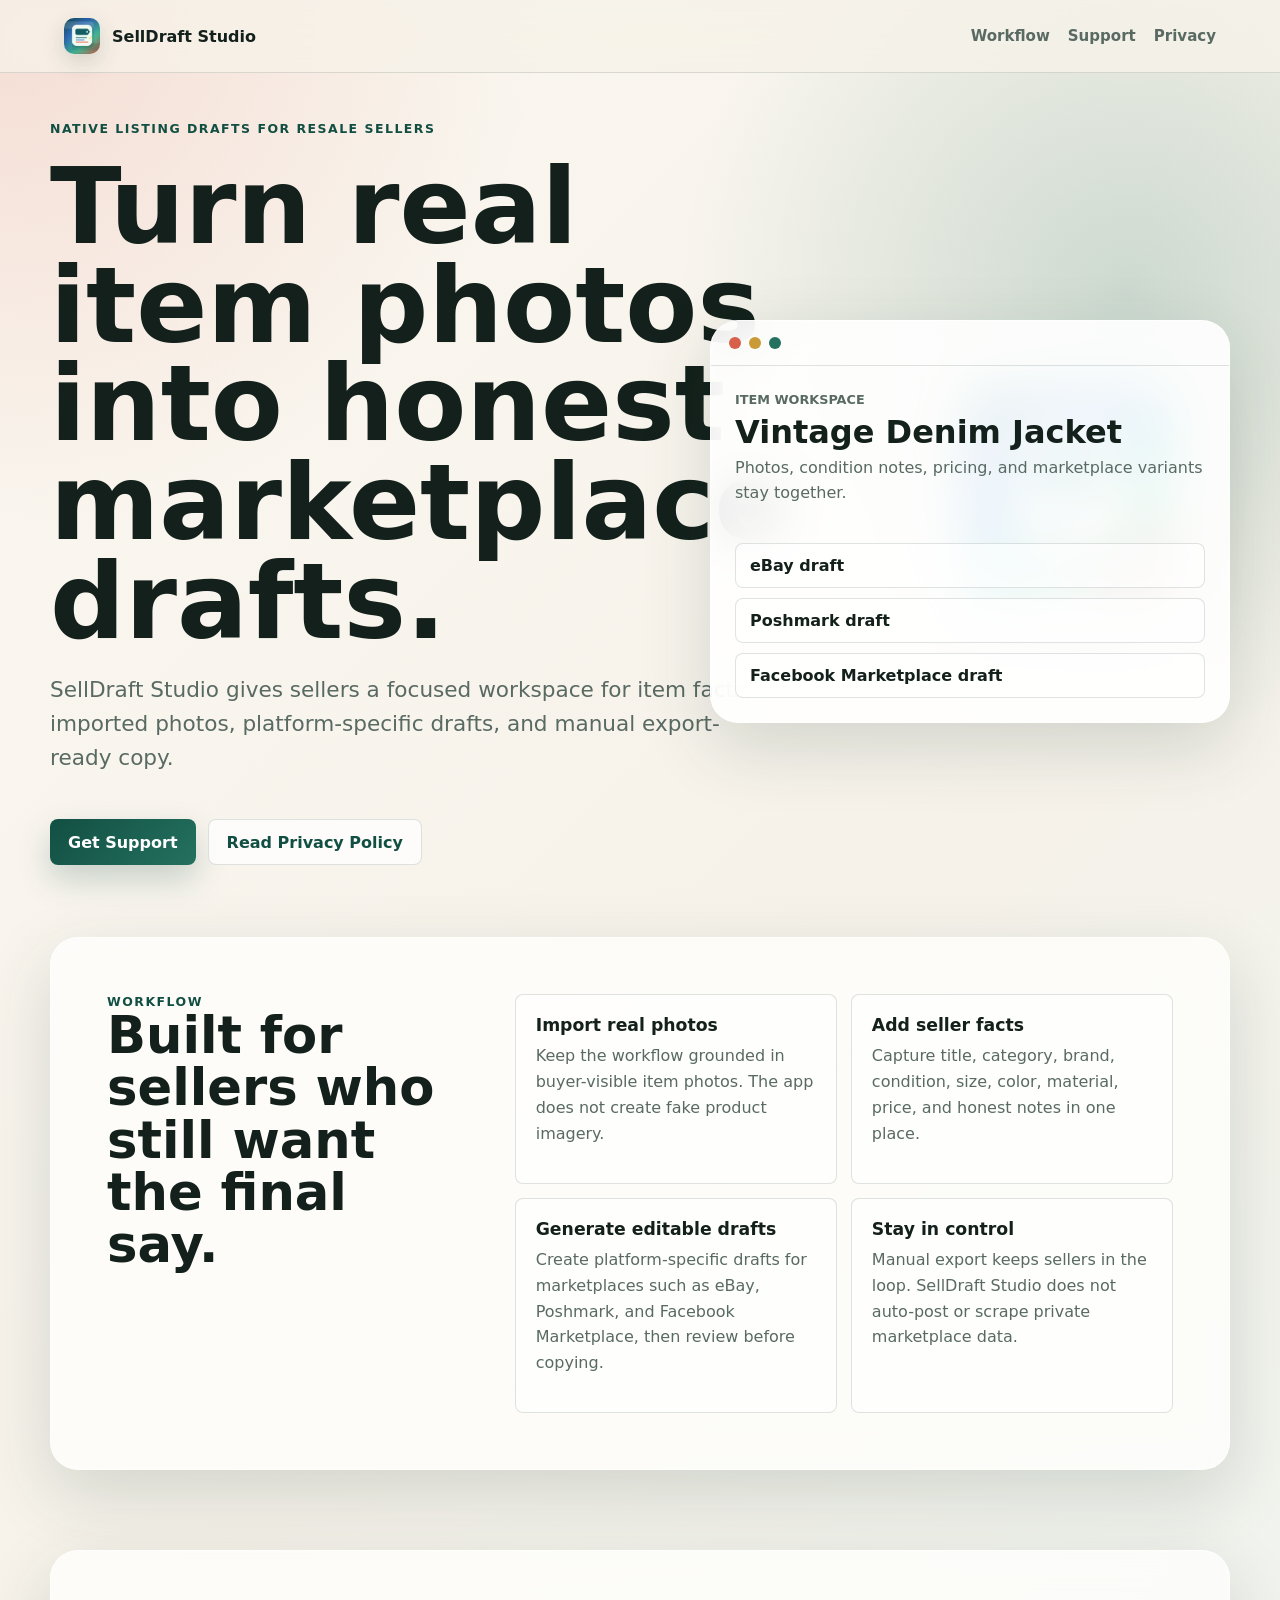
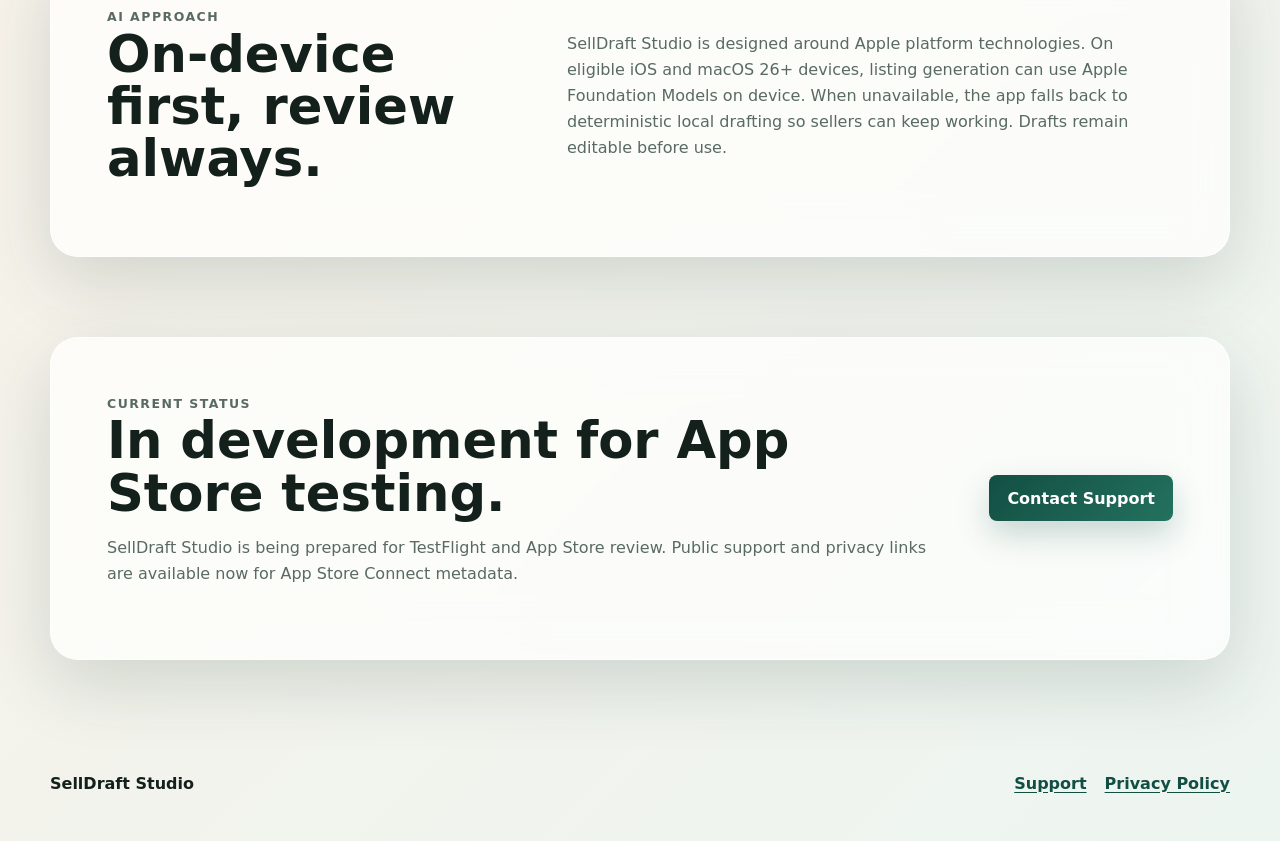
<file: index.html>
<!doctype html>
<html lang="en">
<head>
  <meta charset="utf-8">
  <meta name="viewport" content="width=device-width, initial-scale=1">
  <meta name="description" content="SellDraft Studio helps resale sellers turn real item photos and seller-provided facts into honest, editable marketplace listing drafts.">
  <meta property="og:title" content="SellDraft Studio">
  <meta property="og:description" content="A native listing workspace for resale sellers who want faster drafts without giving up control.">
  <meta property="og:image" content="assets/app-icon.png">
  <meta property="og:type" content="website">
  <title>SellDraft Studio - Marketplace Listing Workspace</title>
  <link rel="icon" href="assets/app-icon.png">
  <link rel="apple-touch-icon" href="assets/app-icon.png">
  <link rel="stylesheet" href="assets/site.css">
</head>
<body>
  <header class="site-header">
    <a class="brand" href="index.html" aria-label="SellDraft Studio home">
      <img src="assets/brand-mark.png" alt="" width="36" height="36">
      <span>SellDraft Studio</span>
    </a>
    <nav aria-label="Primary navigation">
      <a href="#workflow">Workflow</a>
      <a href="support.html">Support</a>
      <a href="privacy.html">Privacy</a>
    </nav>
  </header>

  <main>
    <section class="hero">
      <div class="hero-copy">
        <p class="eyebrow">Native listing drafts for resale sellers</p>
        <h1>Turn real item photos into honest marketplace drafts.</h1>
        <p class="lede">SellDraft Studio gives sellers a focused workspace for item facts, imported photos, platform-specific drafts, and manual export-ready copy.</p>
        <div class="actions">
          <a class="button primary" href="support.html">Get Support</a>
          <a class="button secondary" href="privacy.html">Read Privacy Policy</a>
        </div>
      </div>
      <div class="device-panel" aria-label="SellDraft Studio workflow preview">
        <div class="app-icon-card">
          <img src="assets/app-icon.png" alt="SellDraft Studio app icon">
        </div>
        <div class="mock-window">
          <div class="mock-toolbar">
            <span></span><span></span><span></span>
          </div>
          <div class="mock-content">
            <div>
              <p class="mock-label">Item Workspace</p>
              <h2>Vintage Denim Jacket</h2>
              <p>Photos, condition notes, pricing, and marketplace variants stay together.</p>
            </div>
            <ul>
              <li>eBay draft</li>
              <li>Poshmark draft</li>
              <li>Facebook Marketplace draft</li>
            </ul>
          </div>
        </div>
      </div>
    </section>

    <section class="section-grid" id="workflow" aria-labelledby="workflow-title">
      <div>
        <p class="eyebrow">Workflow</p>
        <h2 id="workflow-title">Built for sellers who still want the final say.</h2>
      </div>
      <div class="cards">
        <article class="card">
          <h3>Import real photos</h3>
          <p>Keep the workflow grounded in buyer-visible item photos. The app does not create fake product imagery.</p>
        </article>
        <article class="card">
          <h3>Add seller facts</h3>
          <p>Capture title, category, brand, condition, size, color, material, price, and honest notes in one place.</p>
        </article>
        <article class="card">
          <h3>Generate editable drafts</h3>
          <p>Create platform-specific drafts for marketplaces such as eBay, Poshmark, and Facebook Marketplace, then review before copying.</p>
        </article>
        <article class="card">
          <h3>Stay in control</h3>
          <p>Manual export keeps sellers in the loop. SellDraft Studio does not auto-post or scrape private marketplace data.</p>
        </article>
      </div>
    </section>

    <section class="split-section">
      <div>
        <p class="eyebrow">AI approach</p>
        <h2>On-device first, review always.</h2>
      </div>
      <p>SellDraft Studio is designed around Apple platform technologies. On eligible iOS and macOS 26+ devices, listing generation can use Apple Foundation Models on device. When unavailable, the app falls back to deterministic local drafting so sellers can keep working. Drafts remain editable before use.</p>
    </section>

    <section class="callout">
      <div>
        <p class="eyebrow">Current status</p>
        <h2>In development for App Store testing.</h2>
        <p>SellDraft Studio is being prepared for TestFlight and App Store review. Public support and privacy links are available now for App Store Connect metadata.</p>
      </div>
      <a class="button primary" href="support.html">Contact Support</a>
    </section>
  </main>

  <footer>
    <span>SellDraft Studio</span>
    <a href="support.html">Support</a>
    <a href="privacy.html">Privacy Policy</a>
  </footer>
</body>
</html>
</file>
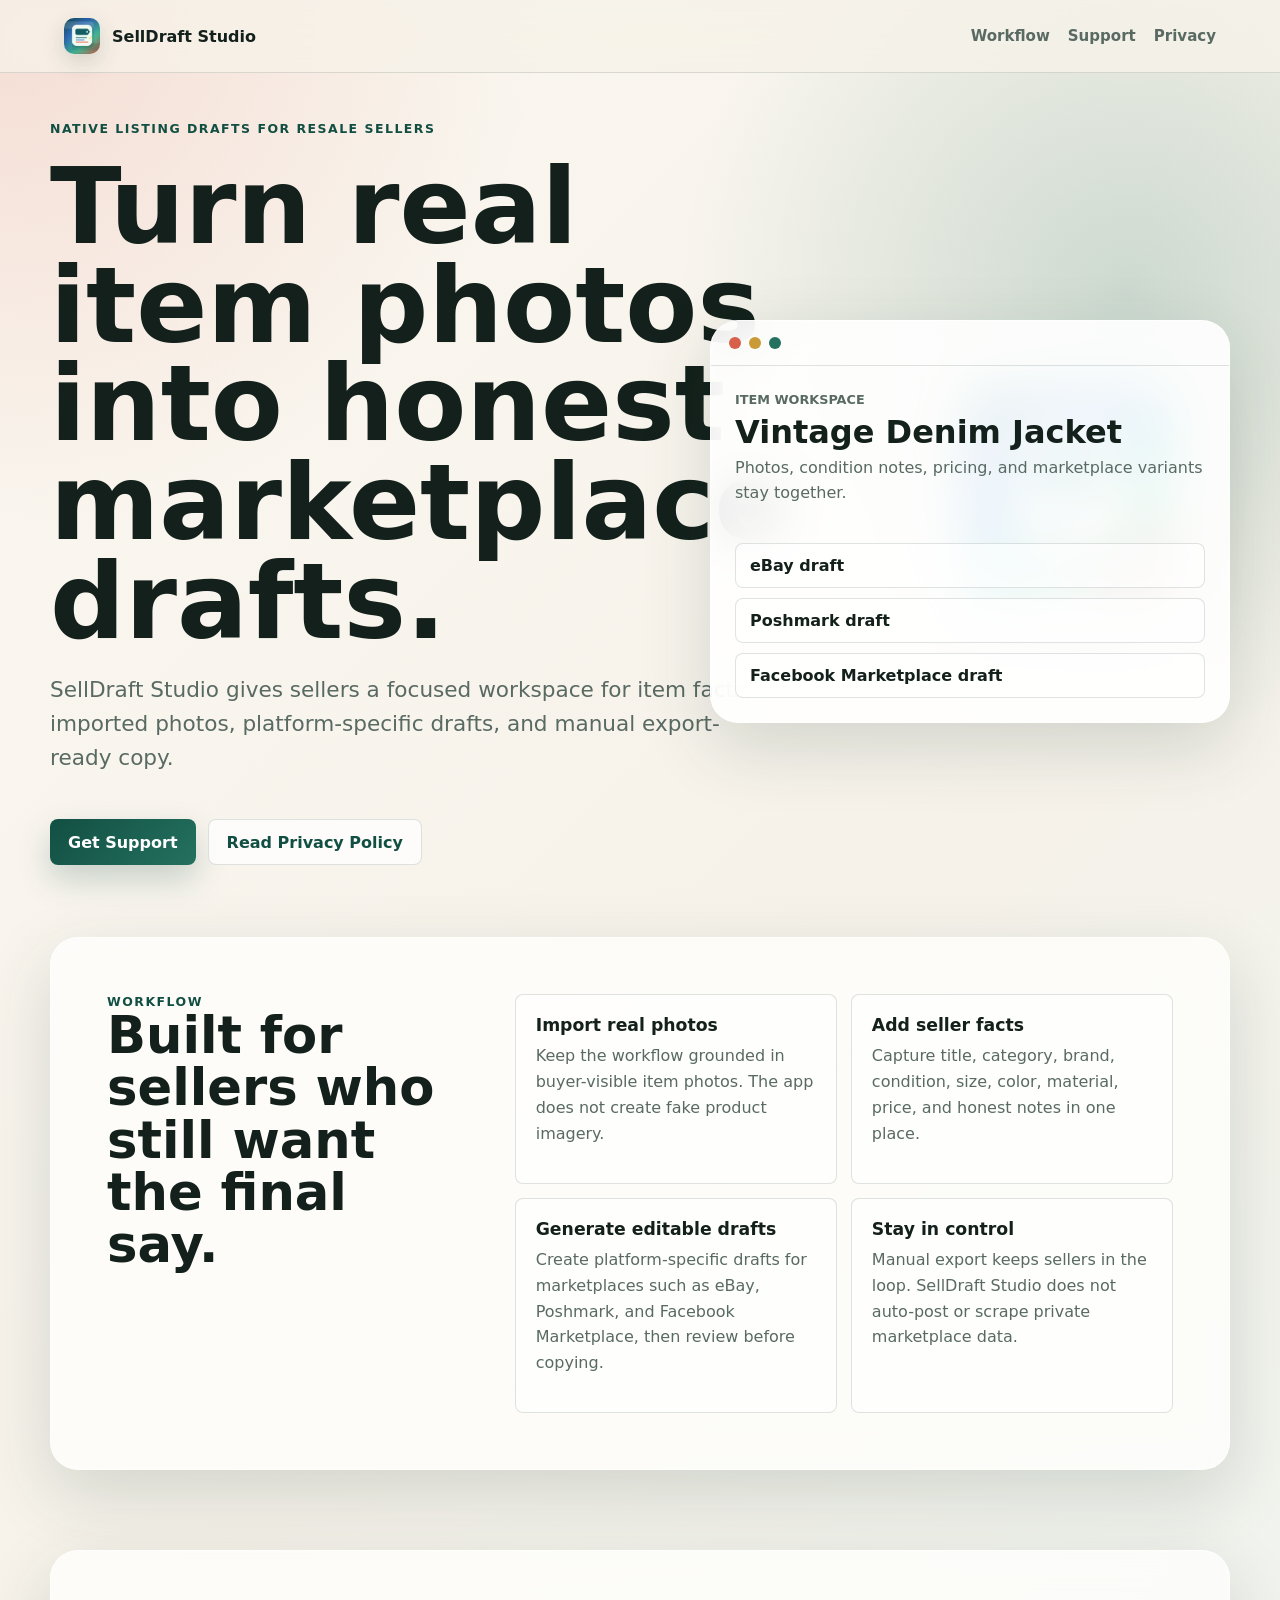
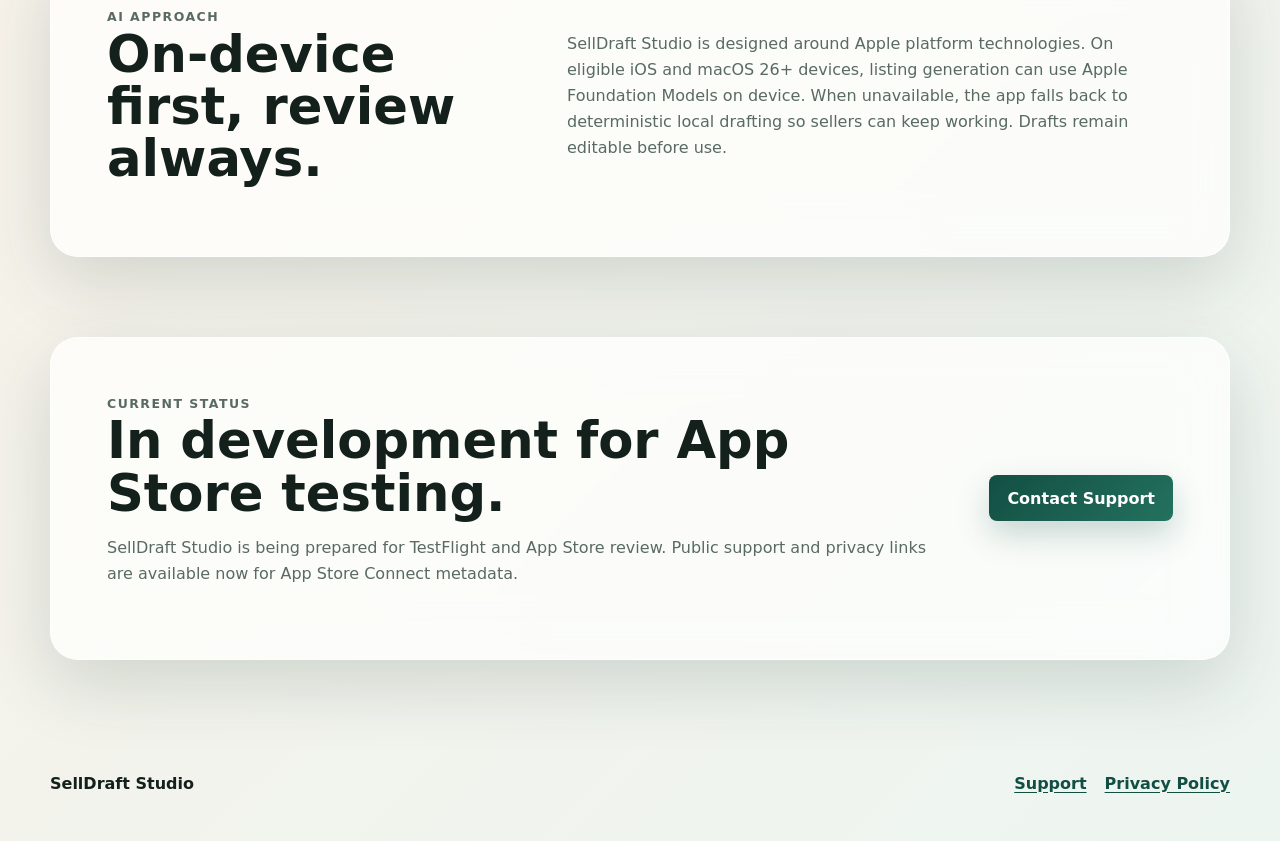
<file: pages/index.html>
<!doctype html>
<html lang="en">
<head>
  <meta charset="utf-8">
  <meta http-equiv="refresh" content="0; url=../index.html">
  <link rel="canonical" href="../index.html">
  <title>SellDraft Studio</title>
</head>
<body>
  <p><a href="../index.html">Continue to SellDraft Studio</a></p>
</body>
</html>
</file>
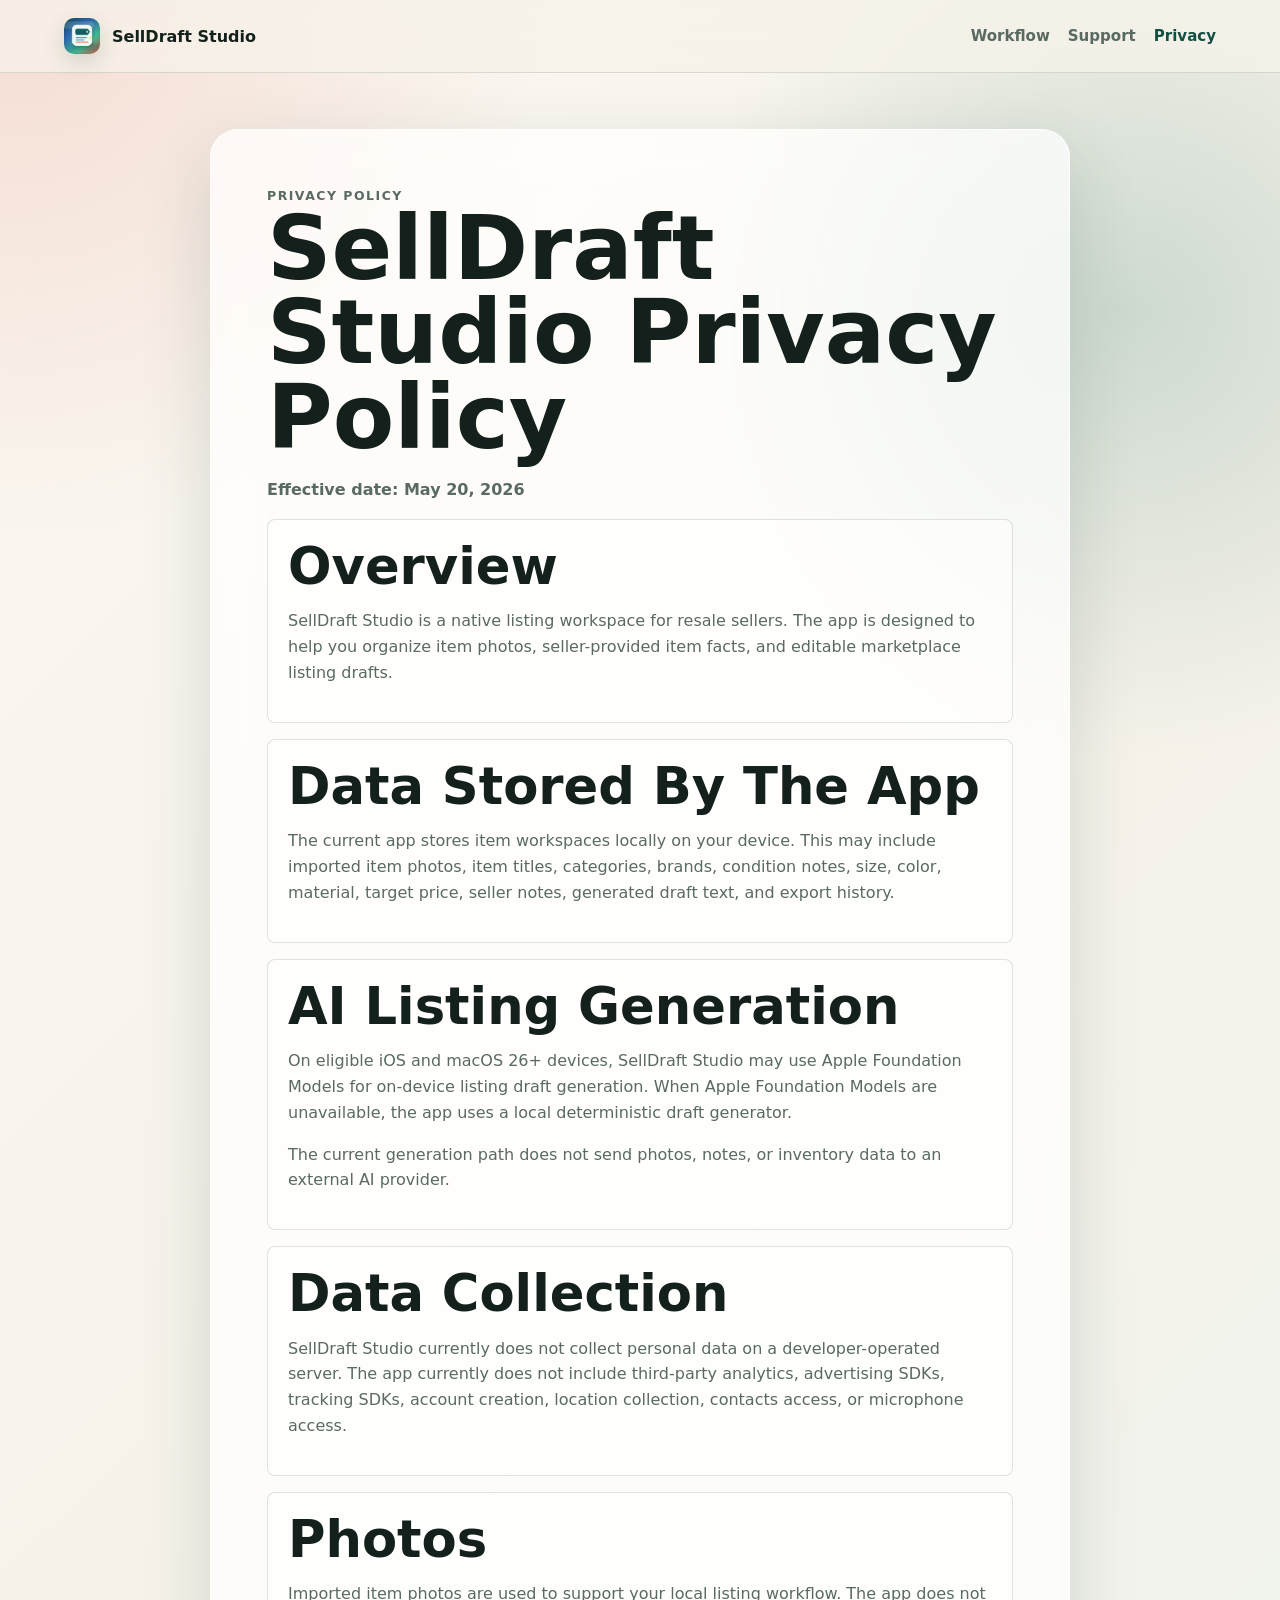
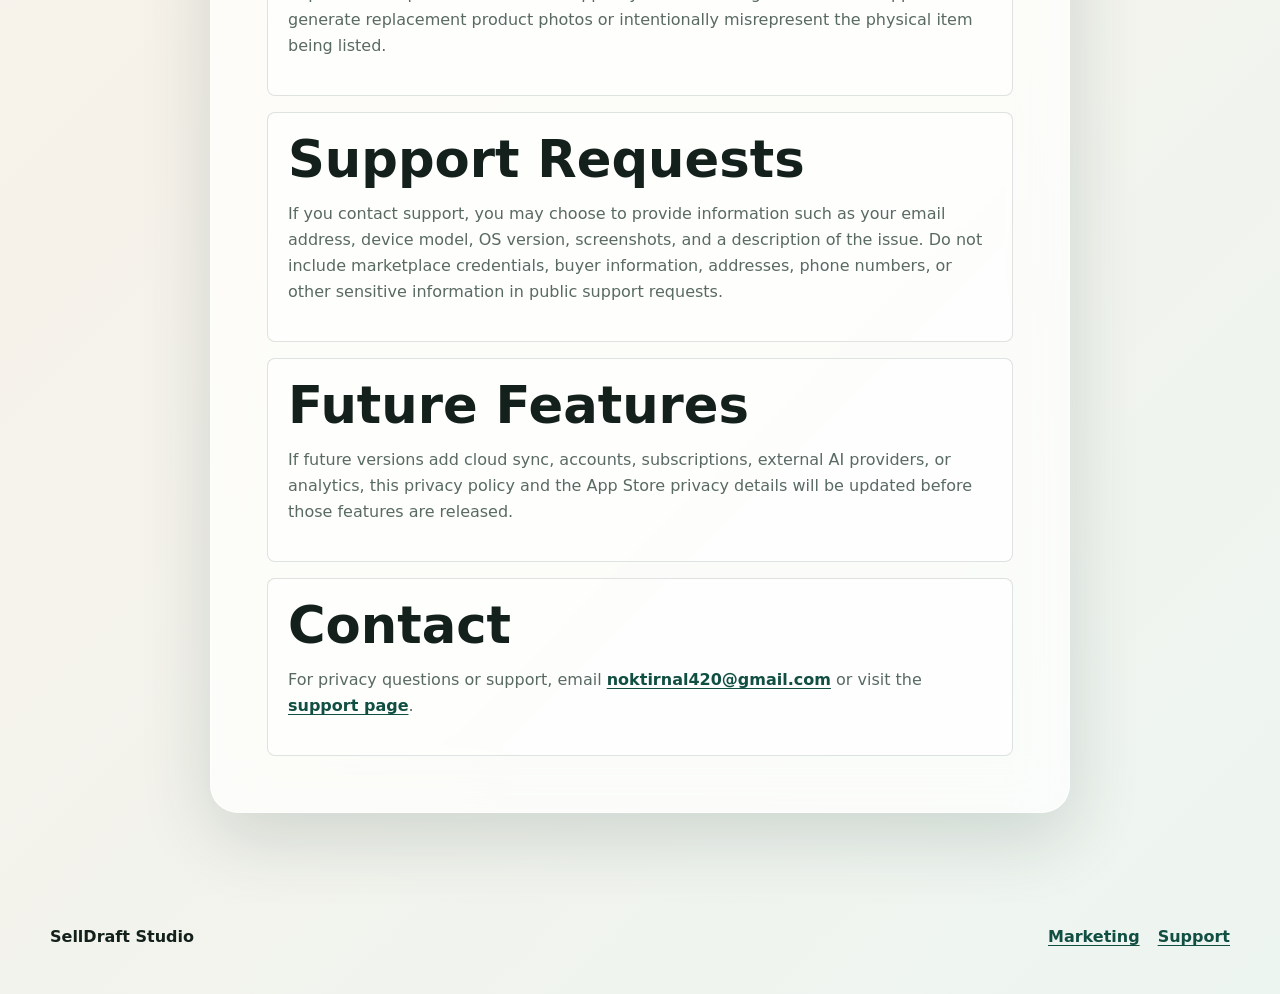
<file: privacy.html>
<!doctype html>
<html lang="en">
<head>
  <meta charset="utf-8">
  <meta name="viewport" content="width=device-width, initial-scale=1">
  <meta name="description" content="Privacy policy for SellDraft Studio.">
  <title>SellDraft Studio Privacy Policy</title>
  <link rel="icon" href="assets/app-icon.png">
  <link rel="apple-touch-icon" href="assets/app-icon.png">
  <link rel="stylesheet" href="assets/site.css">
</head>
<body>
  <header class="site-header">
    <a class="brand" href="index.html" aria-label="SellDraft Studio home">
      <img src="assets/brand-mark.png" alt="" width="36" height="36">
      <span>SellDraft Studio</span>
    </a>
    <nav aria-label="Primary navigation">
      <a href="index.html#workflow">Workflow</a>
      <a href="support.html">Support</a>
      <a href="privacy.html" aria-current="page">Privacy</a>
    </nav>
  </header>

  <main class="content-page legal">
    <p class="eyebrow">Privacy Policy</p>
    <h1>SellDraft Studio Privacy Policy</h1>
    <p class="policy-date">Effective date: May 20, 2026</p>

    <section>
      <h2>Overview</h2>
      <p>SellDraft Studio is a native listing workspace for resale sellers. The app is designed to help you organize item photos, seller-provided item facts, and editable marketplace listing drafts.</p>
    </section>

    <section>
      <h2>Data Stored By The App</h2>
      <p>The current app stores item workspaces locally on your device. This may include imported item photos, item titles, categories, brands, condition notes, size, color, material, target price, seller notes, generated draft text, and export history.</p>
    </section>

    <section>
      <h2>AI Listing Generation</h2>
      <p>On eligible iOS and macOS 26+ devices, SellDraft Studio may use Apple Foundation Models for on-device listing draft generation. When Apple Foundation Models are unavailable, the app uses a local deterministic draft generator.</p>
      <p>The current generation path does not send photos, notes, or inventory data to an external AI provider.</p>
    </section>

    <section>
      <h2>Data Collection</h2>
      <p>SellDraft Studio currently does not collect personal data on a developer-operated server. The app currently does not include third-party analytics, advertising SDKs, tracking SDKs, account creation, location collection, contacts access, or microphone access.</p>
    </section>

    <section>
      <h2>Photos</h2>
      <p>Imported item photos are used to support your local listing workflow. The app does not generate replacement product photos or intentionally misrepresent the physical item being listed.</p>
    </section>

    <section>
      <h2>Support Requests</h2>
      <p>If you contact support, you may choose to provide information such as your email address, device model, OS version, screenshots, and a description of the issue. Do not include marketplace credentials, buyer information, addresses, phone numbers, or other sensitive information in public support requests.</p>
    </section>

    <section>
      <h2>Future Features</h2>
      <p>If future versions add cloud sync, accounts, subscriptions, external AI providers, or analytics, this privacy policy and the App Store privacy details will be updated before those features are released.</p>
    </section>

    <section>
      <h2>Contact</h2>
      <p>For privacy questions or support, email <a href="mailto:noktirnal420@gmail.com?subject=SellDraft%20Studio%20Privacy">noktirnal420@gmail.com</a> or visit the <a href="support.html">support page</a>.</p>
    </section>
  </main>

  <footer>
    <span>SellDraft Studio</span>
    <a href="index.html">Marketing</a>
    <a href="support.html">Support</a>
  </footer>
</body>
</html>
</file>
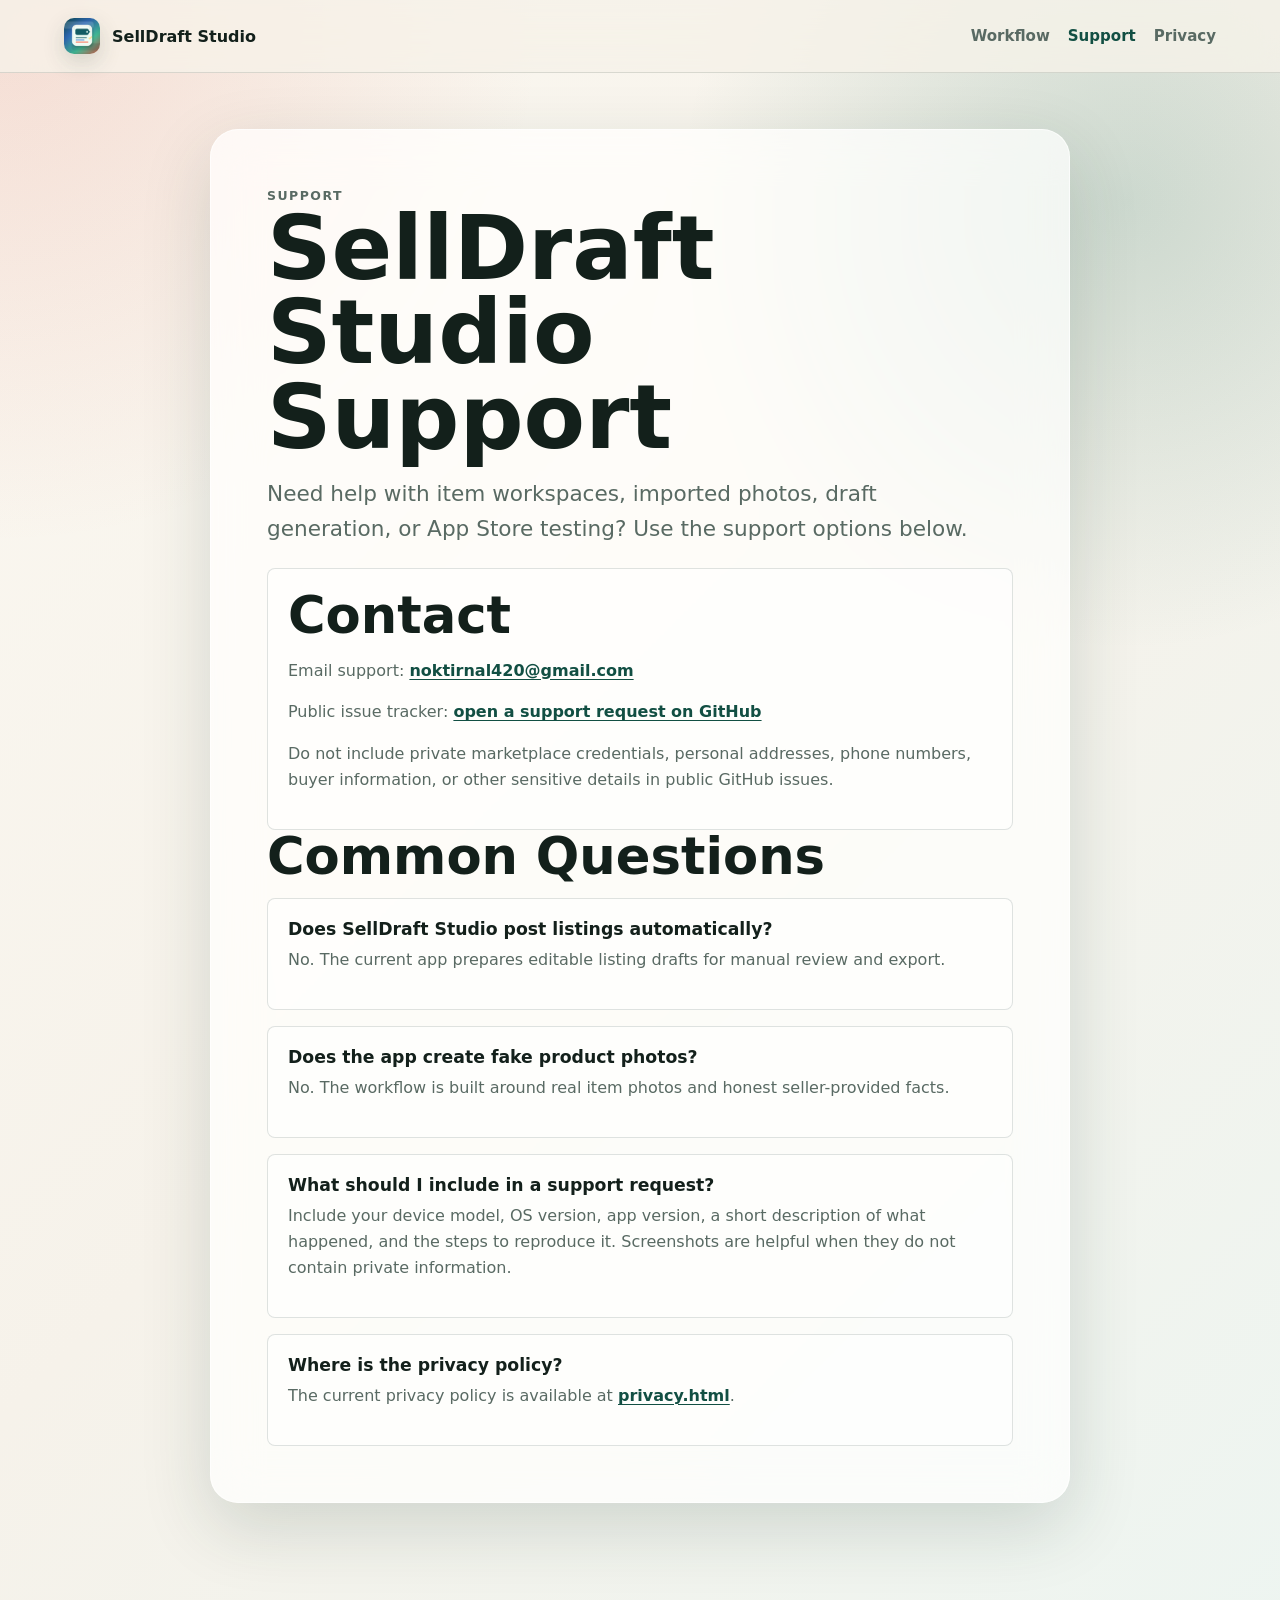
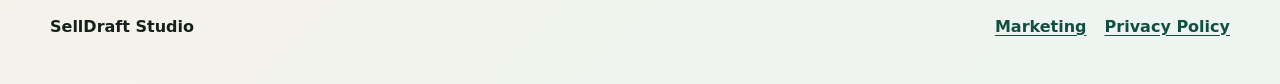
<file: support.html>
<!doctype html>
<html lang="en">
<head>
  <meta charset="utf-8">
  <meta name="viewport" content="width=device-width, initial-scale=1">
  <meta name="description" content="Support information for SellDraft Studio.">
  <title>SellDraft Studio Support</title>
  <link rel="icon" href="assets/app-icon.png">
  <link rel="apple-touch-icon" href="assets/app-icon.png">
  <link rel="stylesheet" href="assets/site.css">
</head>
<body>
  <header class="site-header">
    <a class="brand" href="index.html" aria-label="SellDraft Studio home">
      <img src="assets/brand-mark.png" alt="" width="36" height="36">
      <span>SellDraft Studio</span>
    </a>
    <nav aria-label="Primary navigation">
      <a href="index.html#workflow">Workflow</a>
      <a href="support.html" aria-current="page">Support</a>
      <a href="privacy.html">Privacy</a>
    </nav>
  </header>

  <main class="content-page">
    <p class="eyebrow">Support</p>
    <h1>SellDraft Studio Support</h1>
    <p class="lede">Need help with item workspaces, imported photos, draft generation, or App Store testing? Use the support options below.</p>

    <section class="support-panel">
      <h2>Contact</h2>
      <p>Email support: <a href="mailto:noktirnal420@gmail.com?subject=SellDraft%20Studio%20Support">noktirnal420@gmail.com</a></p>
      <p>Public issue tracker: <a href="https://github.com/noktirnal42/MarketplaceListingStudioPublic/issues/new">open a support request on GitHub</a></p>
      <p>Do not include private marketplace credentials, personal addresses, phone numbers, buyer information, or other sensitive details in public GitHub issues.</p>
    </section>

    <section class="faq-list">
      <h2>Common Questions</h2>
      <article>
        <h3>Does SellDraft Studio post listings automatically?</h3>
        <p>No. The current app prepares editable listing drafts for manual review and export.</p>
      </article>
      <article>
        <h3>Does the app create fake product photos?</h3>
        <p>No. The workflow is built around real item photos and honest seller-provided facts.</p>
      </article>
      <article>
        <h3>What should I include in a support request?</h3>
        <p>Include your device model, OS version, app version, a short description of what happened, and the steps to reproduce it. Screenshots are helpful when they do not contain private information.</p>
      </article>
      <article>
        <h3>Where is the privacy policy?</h3>
        <p>The current privacy policy is available at <a href="privacy.html">privacy.html</a>.</p>
      </article>
    </section>
  </main>

  <footer>
    <span>SellDraft Studio</span>
    <a href="index.html">Marketing</a>
    <a href="privacy.html">Privacy Policy</a>
  </footer>
</body>
</html>
</file>
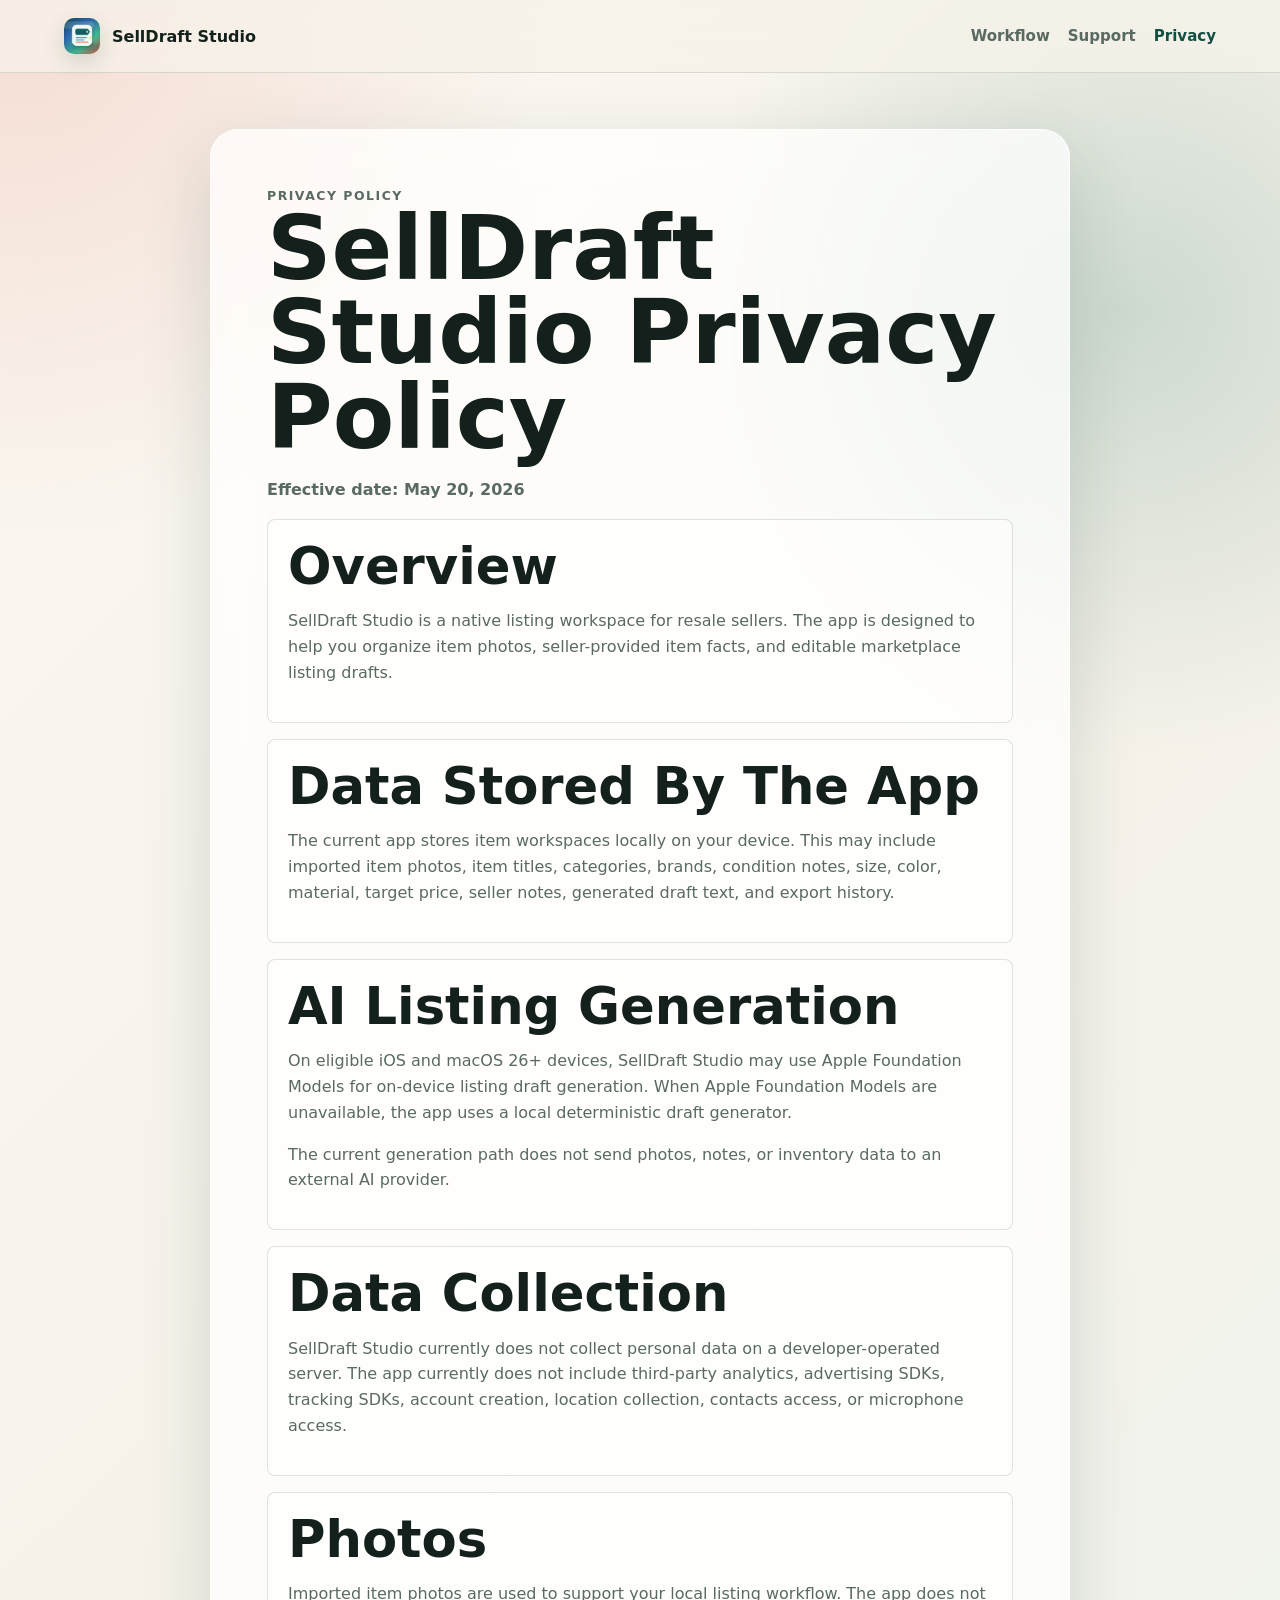
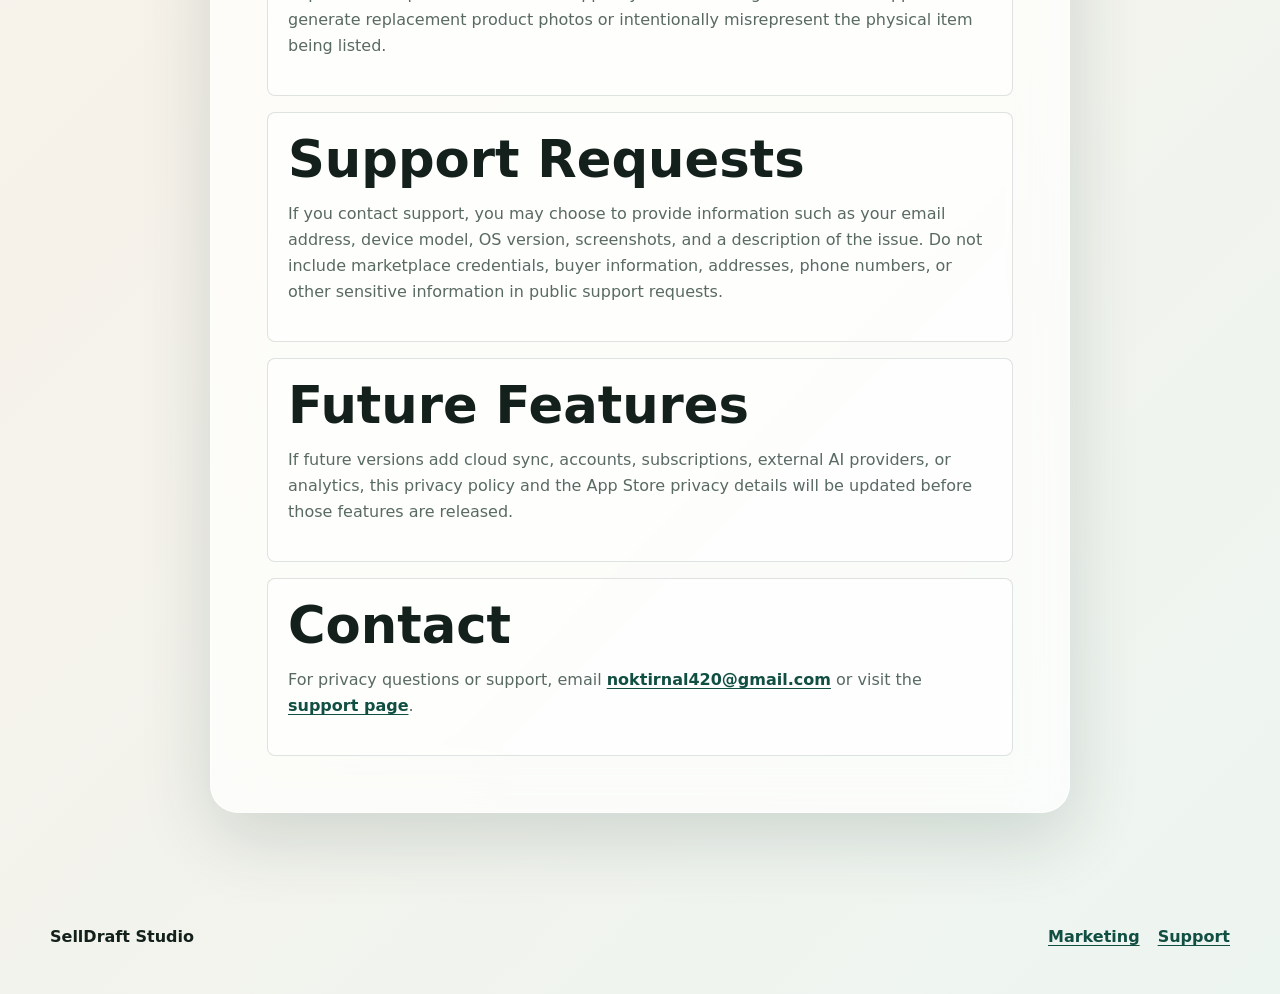
<file: pages/privacy.html>
<!doctype html>
<html lang="en">
<head>
  <meta charset="utf-8">
  <meta http-equiv="refresh" content="0; url=../privacy.html">
  <link rel="canonical" href="../privacy.html">
  <title>SellDraft Studio Privacy Policy</title>
</head>
<body>
  <p><a href="../privacy.html">Continue to SellDraft Studio Privacy Policy</a></p>
</body>
</html>
</file>
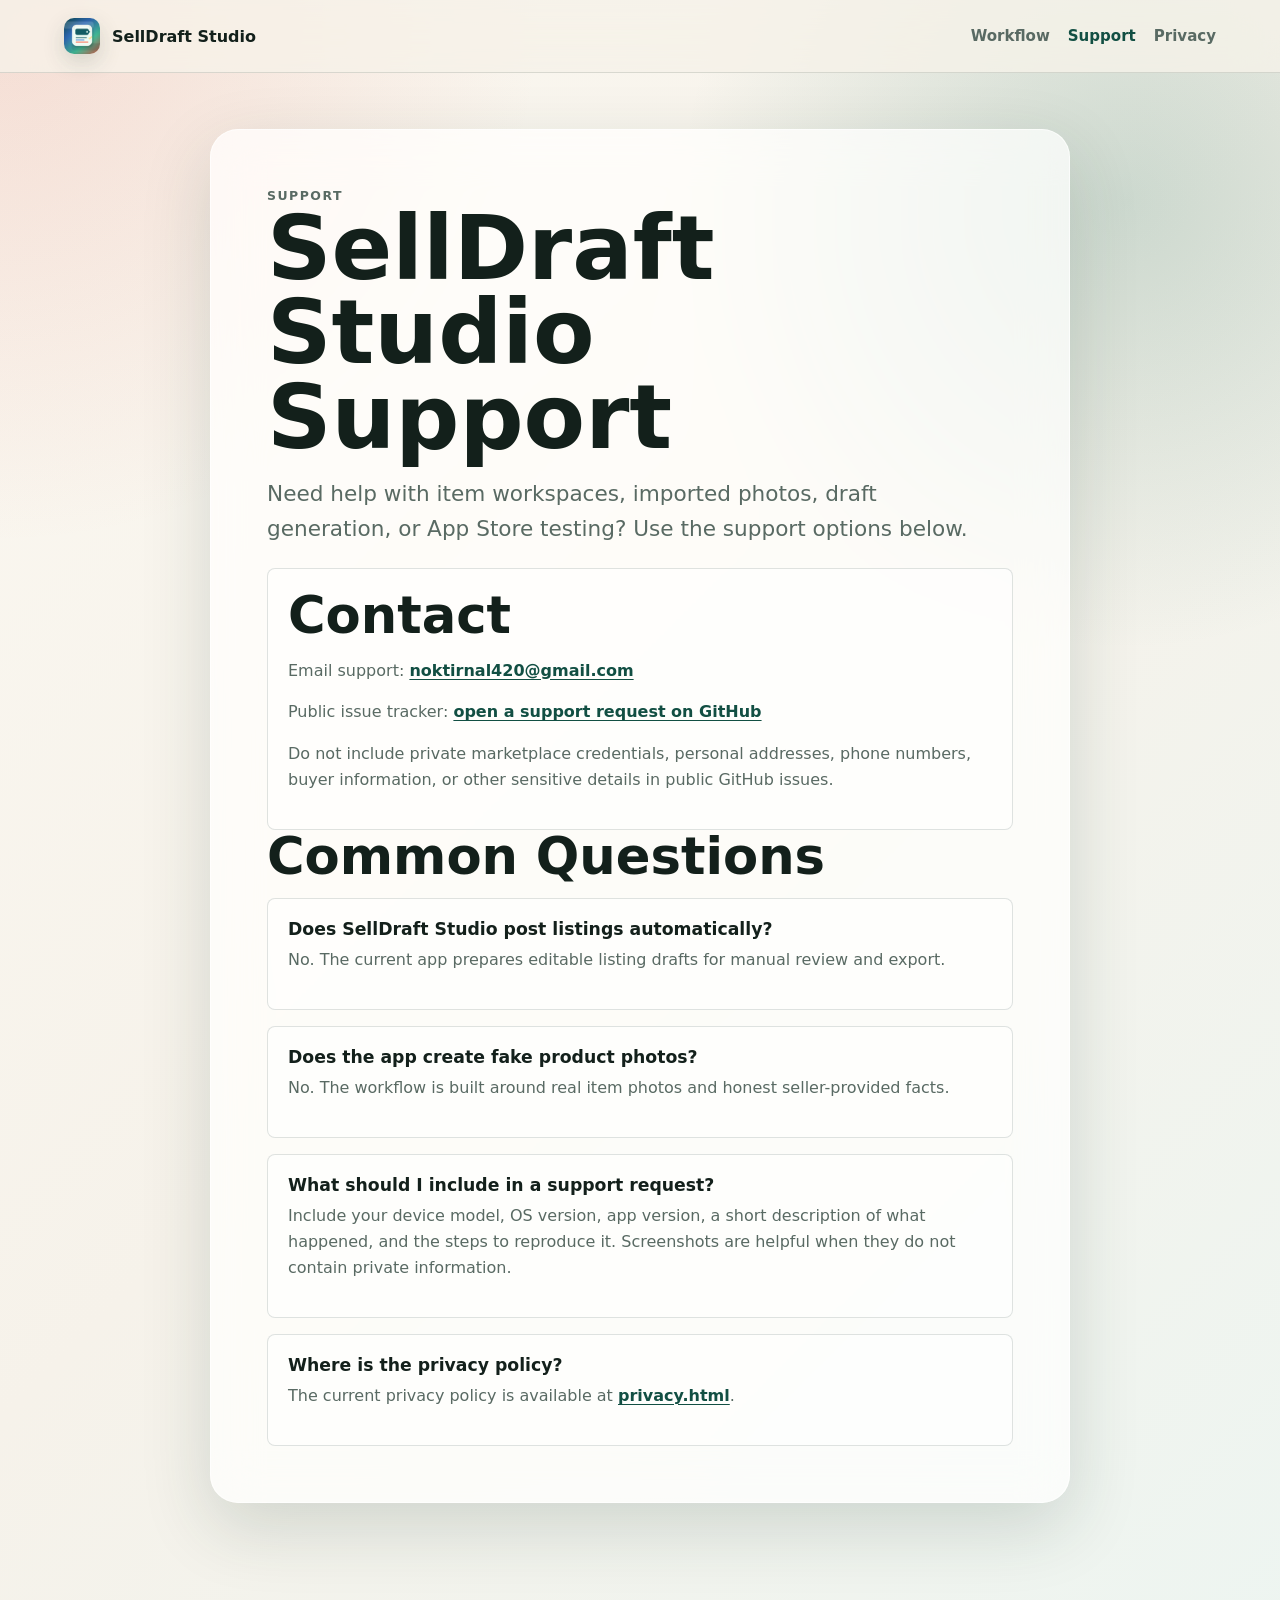
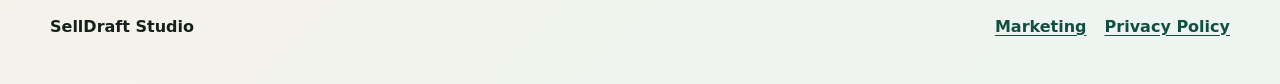
<file: pages/support.html>
<!doctype html>
<html lang="en">
<head>
  <meta charset="utf-8">
  <meta http-equiv="refresh" content="0; url=../support.html">
  <link rel="canonical" href="../support.html">
  <title>SellDraft Studio Support</title>
</head>
<body>
  <p><a href="../support.html">Continue to SellDraft Studio Support</a></p>
</body>
</html>
</file>
<file: assets/site.css>
:root {
  color-scheme: light dark;
  --ink: #13201b;
  --muted: #596a63;
  --paper: #f6f2ea;
  --panel: rgba(255, 255, 255, 0.72);
  --panel-strong: rgba(255, 255, 255, 0.9);
  --line: rgba(28, 58, 49, 0.14);
  --accent: #24715f;
  --accent-strong: #124f43;
  --coral: #d85f4a;
  --gold: #c99a35;
  --shadow: 0 24px 70px rgba(25, 54, 45, 0.16);
}

* {
  box-sizing: border-box;
}

html {
  scroll-behavior: smooth;
}

body {
  margin: 0;
  font-family: -apple-system, BlinkMacSystemFont, "SF Pro Text", "Segoe UI", system-ui, sans-serif;
  color: var(--ink);
  background:
    radial-gradient(circle at top left, rgba(216, 95, 74, 0.18), transparent 34rem),
    radial-gradient(circle at 88% 12%, rgba(36, 113, 95, 0.2), transparent 28rem),
    linear-gradient(135deg, #fbf8f1 0%, var(--paper) 48%, #edf5f1 100%);
  min-height: 100vh;
}

a {
  color: var(--accent-strong);
  font-weight: 700;
  text-underline-offset: 0.18em;
}

.site-header {
  position: sticky;
  top: 0;
  z-index: 10;
  display: flex;
  align-items: center;
  justify-content: space-between;
  gap: 24px;
  padding: 18px clamp(20px, 5vw, 64px);
  border-bottom: 1px solid var(--line);
  background: color-mix(in srgb, var(--paper), transparent 18%);
  backdrop-filter: blur(22px) saturate(150%);
}

.brand,
nav {
  display: flex;
  align-items: center;
  gap: 12px;
}

.brand {
  color: var(--ink);
  font-weight: 800;
  text-decoration: none;
}

.brand img {
  border-radius: 10px;
  box-shadow: 0 8px 22px rgba(25, 54, 45, 0.16);
}

nav {
  gap: 18px;
  font-size: 0.94rem;
}

nav a {
  color: var(--muted);
  text-decoration: none;
}

nav a[aria-current="page"],
nav a:hover {
  color: var(--accent-strong);
}

main {
  width: min(1180px, calc(100% - 40px));
  margin: 0 auto;
}

.hero {
  min-height: calc(100vh - 76px);
  display: grid;
  grid-template-columns: minmax(0, 1.05fr) minmax(300px, 0.95fr);
  align-items: center;
  gap: clamp(32px, 6vw, 80px);
  padding: 48px 0 72px;
}

.hero-copy {
  display: grid;
  gap: 22px;
}

.eyebrow {
  margin: 0;
  color: var(--accent-strong);
  font-size: 0.78rem;
  font-weight: 800;
  letter-spacing: 0.12em;
  text-transform: uppercase;
}

h1,
h2,
h3,
p {
  margin-top: 0;
}

h1 {
  max-width: 820px;
  margin-bottom: 0;
  font-size: clamp(3rem, 8.2vw, 6.9rem);
  line-height: 0.94;
  letter-spacing: 0;
}

h2 {
  margin-bottom: 16px;
  font-size: clamp(2rem, 4vw, 3.5rem);
  line-height: 1.02;
  letter-spacing: 0;
}

h3 {
  margin-bottom: 8px;
  font-size: 1.08rem;
}

.lede {
  max-width: 720px;
  color: var(--muted);
  font-size: clamp(1.1rem, 1.7vw, 1.35rem);
  line-height: 1.58;
}

.actions {
  display: flex;
  flex-wrap: wrap;
  gap: 12px;
}

.button {
  display: inline-flex;
  align-items: center;
  justify-content: center;
  min-height: 46px;
  border-radius: 8px;
  padding: 0 18px;
  text-decoration: none;
}

.button.primary {
  color: #fff;
  background: linear-gradient(135deg, var(--accent-strong), var(--accent));
  box-shadow: 0 14px 32px rgba(18, 79, 67, 0.22);
}

.button.secondary {
  color: var(--accent-strong);
  border: 1px solid var(--line);
  background: var(--panel);
}

.device-panel {
  position: relative;
  min-height: 600px;
  display: grid;
  align-content: center;
}

.app-icon-card {
  width: min(42vw, 240px);
  aspect-ratio: 1;
  margin-left: auto;
  margin-right: 8%;
  padding: 16px;
  border: 1px solid rgba(255, 255, 255, 0.72);
  border-radius: 32px;
  background: var(--panel);
  box-shadow: var(--shadow);
  backdrop-filter: blur(24px) saturate(160%);
}

.app-icon-card img {
  width: 100%;
  height: 100%;
  display: block;
  border-radius: 24px;
}

.mock-window {
  position: absolute;
  right: 0;
  bottom: 70px;
  width: min(100%, 520px);
  overflow: hidden;
  border: 1px solid rgba(255, 255, 255, 0.7);
  border-radius: 28px;
  background: var(--panel-strong);
  box-shadow: var(--shadow);
  backdrop-filter: blur(24px) saturate(155%);
}

.mock-toolbar {
  display: flex;
  gap: 8px;
  padding: 16px 18px;
  border-bottom: 1px solid var(--line);
}

.mock-toolbar span {
  width: 12px;
  height: 12px;
  border-radius: 50%;
  background: var(--coral);
}

.mock-toolbar span:nth-child(2) {
  background: var(--gold);
}

.mock-toolbar span:nth-child(3) {
  background: var(--accent);
}

.mock-content {
  display: grid;
  gap: 22px;
  padding: 24px;
}

.mock-label {
  margin-bottom: 6px;
  color: var(--accent-strong);
  font-size: 0.8rem;
  font-weight: 800;
  text-transform: uppercase;
}

.mock-content h2 {
  margin-bottom: 8px;
  font-size: 2rem;
}

.mock-content p {
  color: var(--muted);
  line-height: 1.52;
}

.mock-content ul {
  display: grid;
  gap: 10px;
  margin: 0;
  padding: 0;
  list-style: none;
}

.mock-content li {
  padding: 12px 14px;
  border: 1px solid var(--line);
  border-radius: 8px;
  background: rgba(255, 255, 255, 0.6);
  font-weight: 700;
}

.section-grid,
.split-section,
.callout,
.content-page {
  margin-bottom: 80px;
  padding: clamp(28px, 5vw, 56px);
  border: 1px solid rgba(255, 255, 255, 0.68);
  border-radius: 28px;
  background: var(--panel);
  box-shadow: var(--shadow);
  backdrop-filter: blur(24px) saturate(155%);
}

.section-grid {
  display: grid;
  grid-template-columns: minmax(220px, 0.85fr) minmax(0, 1.6fr);
  gap: clamp(28px, 5vw, 58px);
}

.cards {
  display: grid;
  grid-template-columns: repeat(2, minmax(0, 1fr));
  gap: 14px;
}

.card,
.support-panel,
.faq-list article,
.legal section {
  border: 1px solid var(--line);
  border-radius: 8px;
  background: rgba(255, 255, 255, 0.52);
}

.card {
  padding: 20px;
}

.card p,
.split-section p,
.callout p,
.content-page p {
  color: var(--muted);
  line-height: 1.62;
}

.split-section,
.callout {
  display: grid;
  grid-template-columns: minmax(220px, 0.8fr) minmax(0, 1.2fr);
  gap: clamp(24px, 5vw, 56px);
  align-items: center;
}

.callout {
  grid-template-columns: minmax(0, 1fr) auto;
}

.content-page {
  max-width: 860px;
  margin-top: 56px;
}

.content-page h1 {
  margin-bottom: 18px;
  font-size: clamp(2.8rem, 7vw, 5.6rem);
}

.support-panel,
.faq-list article,
.legal section {
  padding: 20px;
  margin-top: 16px;
}

.policy-date {
  font-weight: 700;
}

footer {
  width: min(1180px, calc(100% - 40px));
  display: flex;
  flex-wrap: wrap;
  align-items: center;
  gap: 18px;
  margin: 0 auto;
  padding: 34px 0 48px;
  color: var(--muted);
}

footer span {
  margin-right: auto;
  font-weight: 800;
  color: var(--ink);
}

@media (max-width: 860px) {
  .site-header {
    position: static;
    align-items: flex-start;
    flex-direction: column;
  }

  nav {
    flex-wrap: wrap;
  }

  .hero,
  .section-grid,
  .split-section,
  .callout {
    grid-template-columns: 1fr;
  }

  .hero {
    min-height: 0;
    padding-top: 36px;
  }

  .device-panel {
    min-height: 500px;
  }

  .app-icon-card {
    margin-right: auto;
  }

  .cards {
    grid-template-columns: 1fr;
  }
}

@media (max-width: 560px) {
  main,
  footer {
    width: min(100% - 28px, 1180px);
  }

  .site-header {
    padding: 16px 14px;
  }

  h1 {
    font-size: clamp(2.7rem, 16vw, 4.5rem);
  }

  .device-panel {
    min-height: 430px;
  }

  .mock-window {
    bottom: 24px;
  }
}

@media (prefers-color-scheme: dark) {
  :root {
    --ink: #edf6f2;
    --muted: #b5c5be;
    --paper: #101614;
    --panel: rgba(25, 35, 31, 0.72);
    --panel-strong: rgba(23, 33, 29, 0.9);
    --line: rgba(219, 238, 230, 0.14);
    --accent: #70cfb7;
    --accent-strong: #9be4d2;
    --shadow: 0 24px 70px rgba(0, 0, 0, 0.35);
  }

  body {
    background:
      radial-gradient(circle at top left, rgba(216, 95, 74, 0.12), transparent 34rem),
      radial-gradient(circle at 88% 12%, rgba(112, 207, 183, 0.16), transparent 28rem),
      linear-gradient(135deg, #0d1210 0%, var(--paper) 58%, #111f1b 100%);
  }

  .mock-content li,
  .card,
  .support-panel,
  .faq-list article,
  .legal section {
    background: rgba(255, 255, 255, 0.04);
  }
}
</file>
